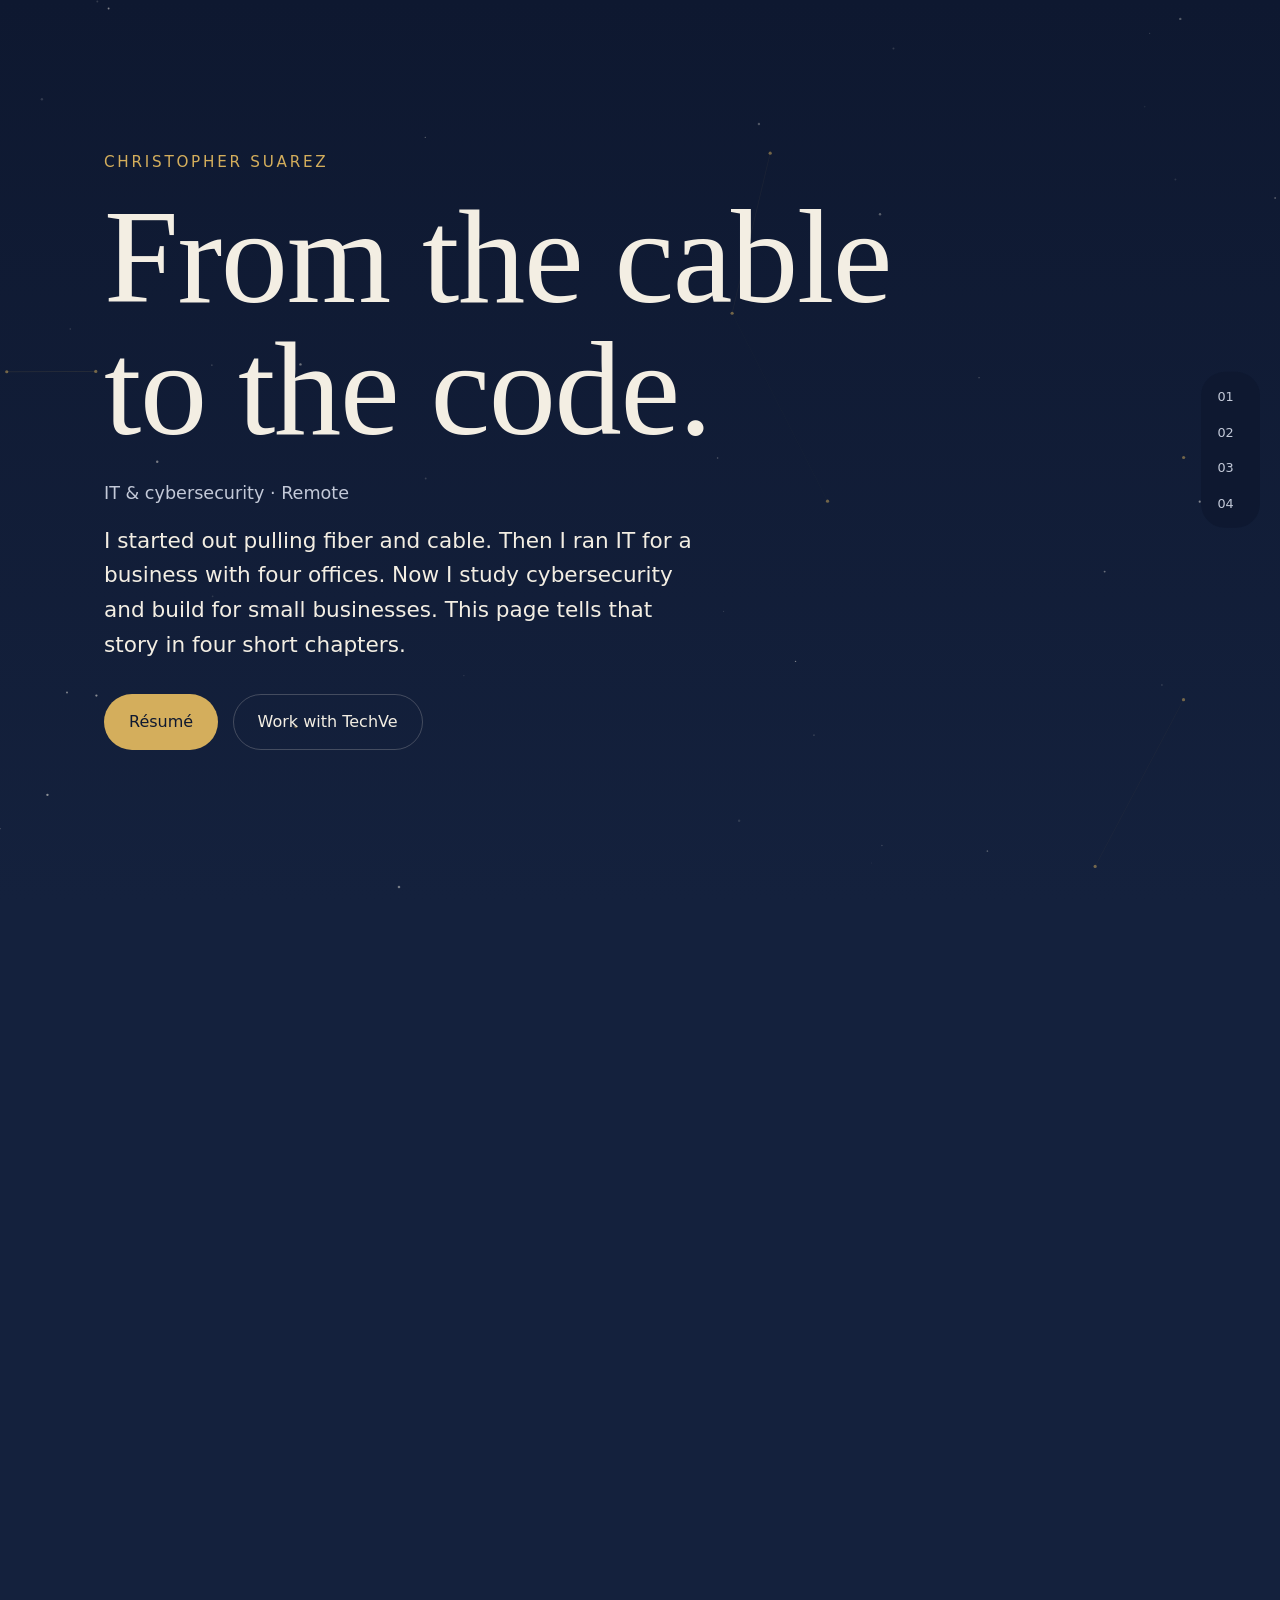
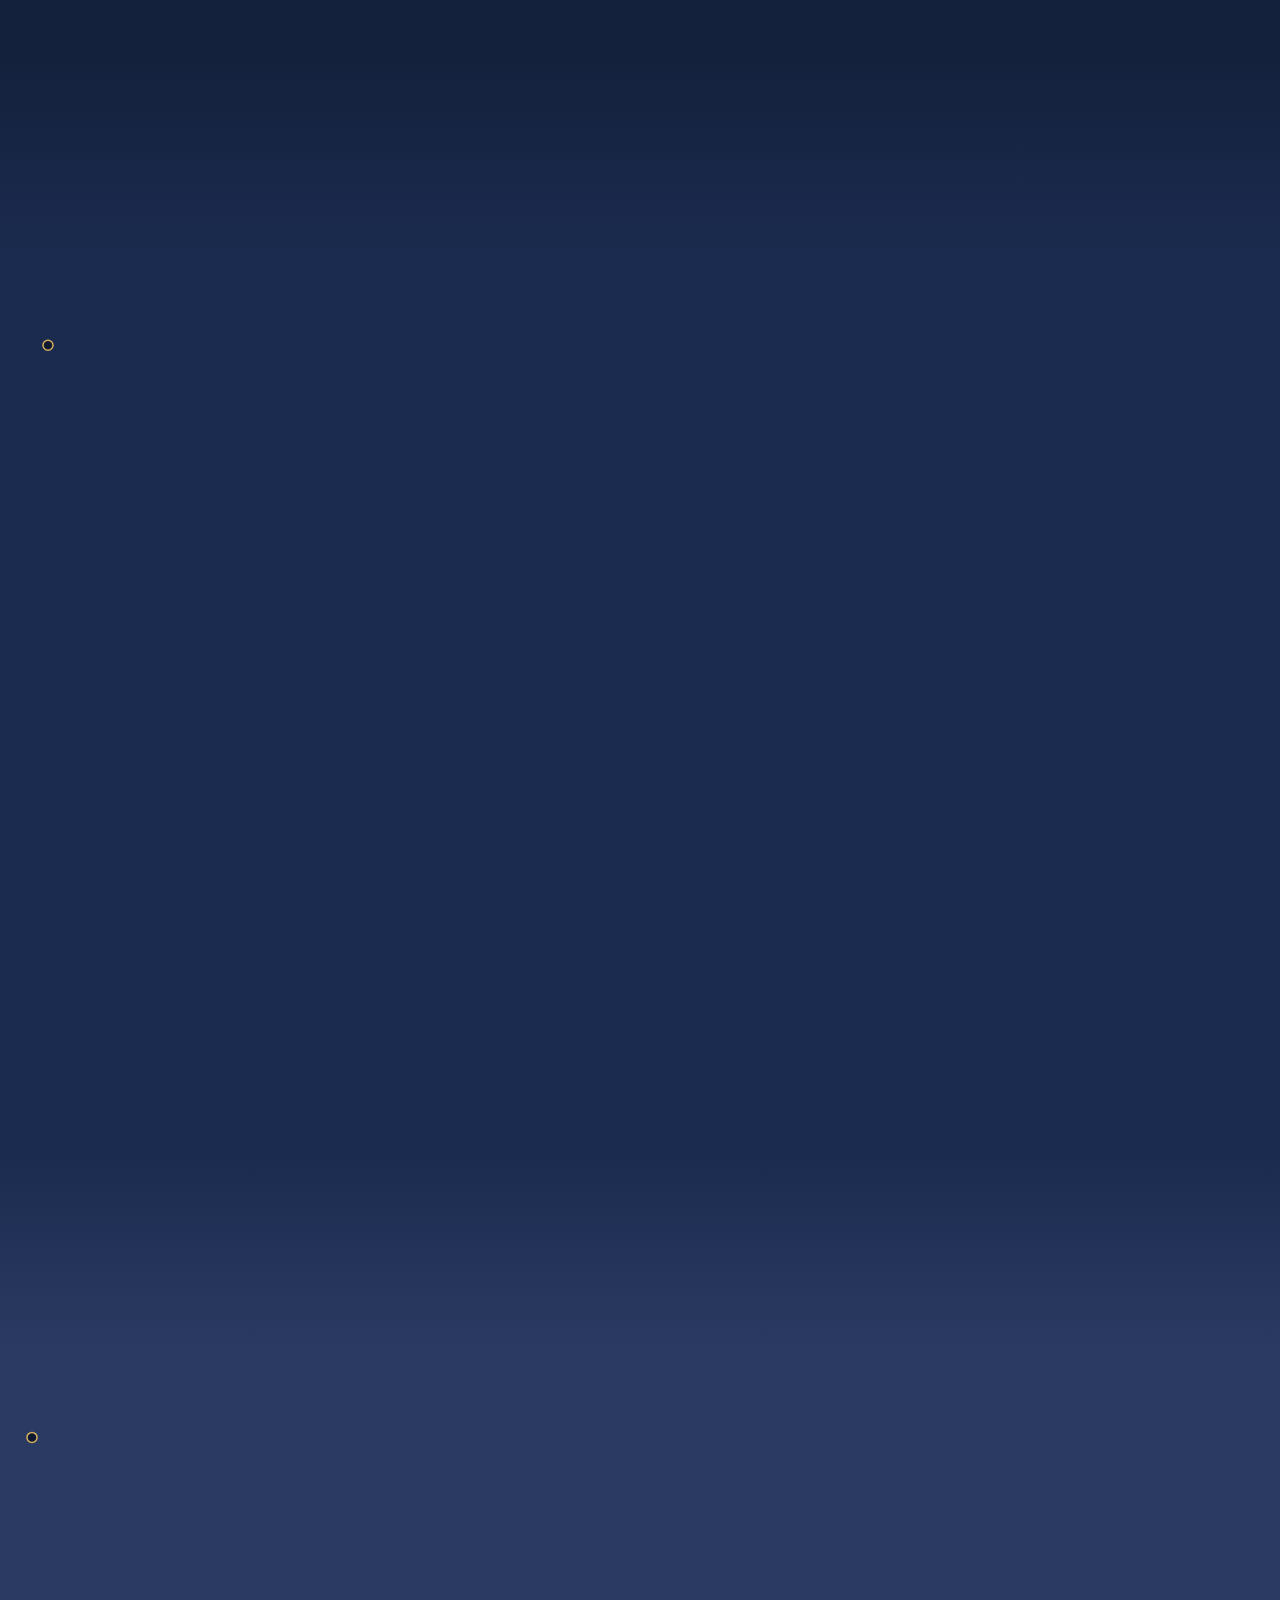
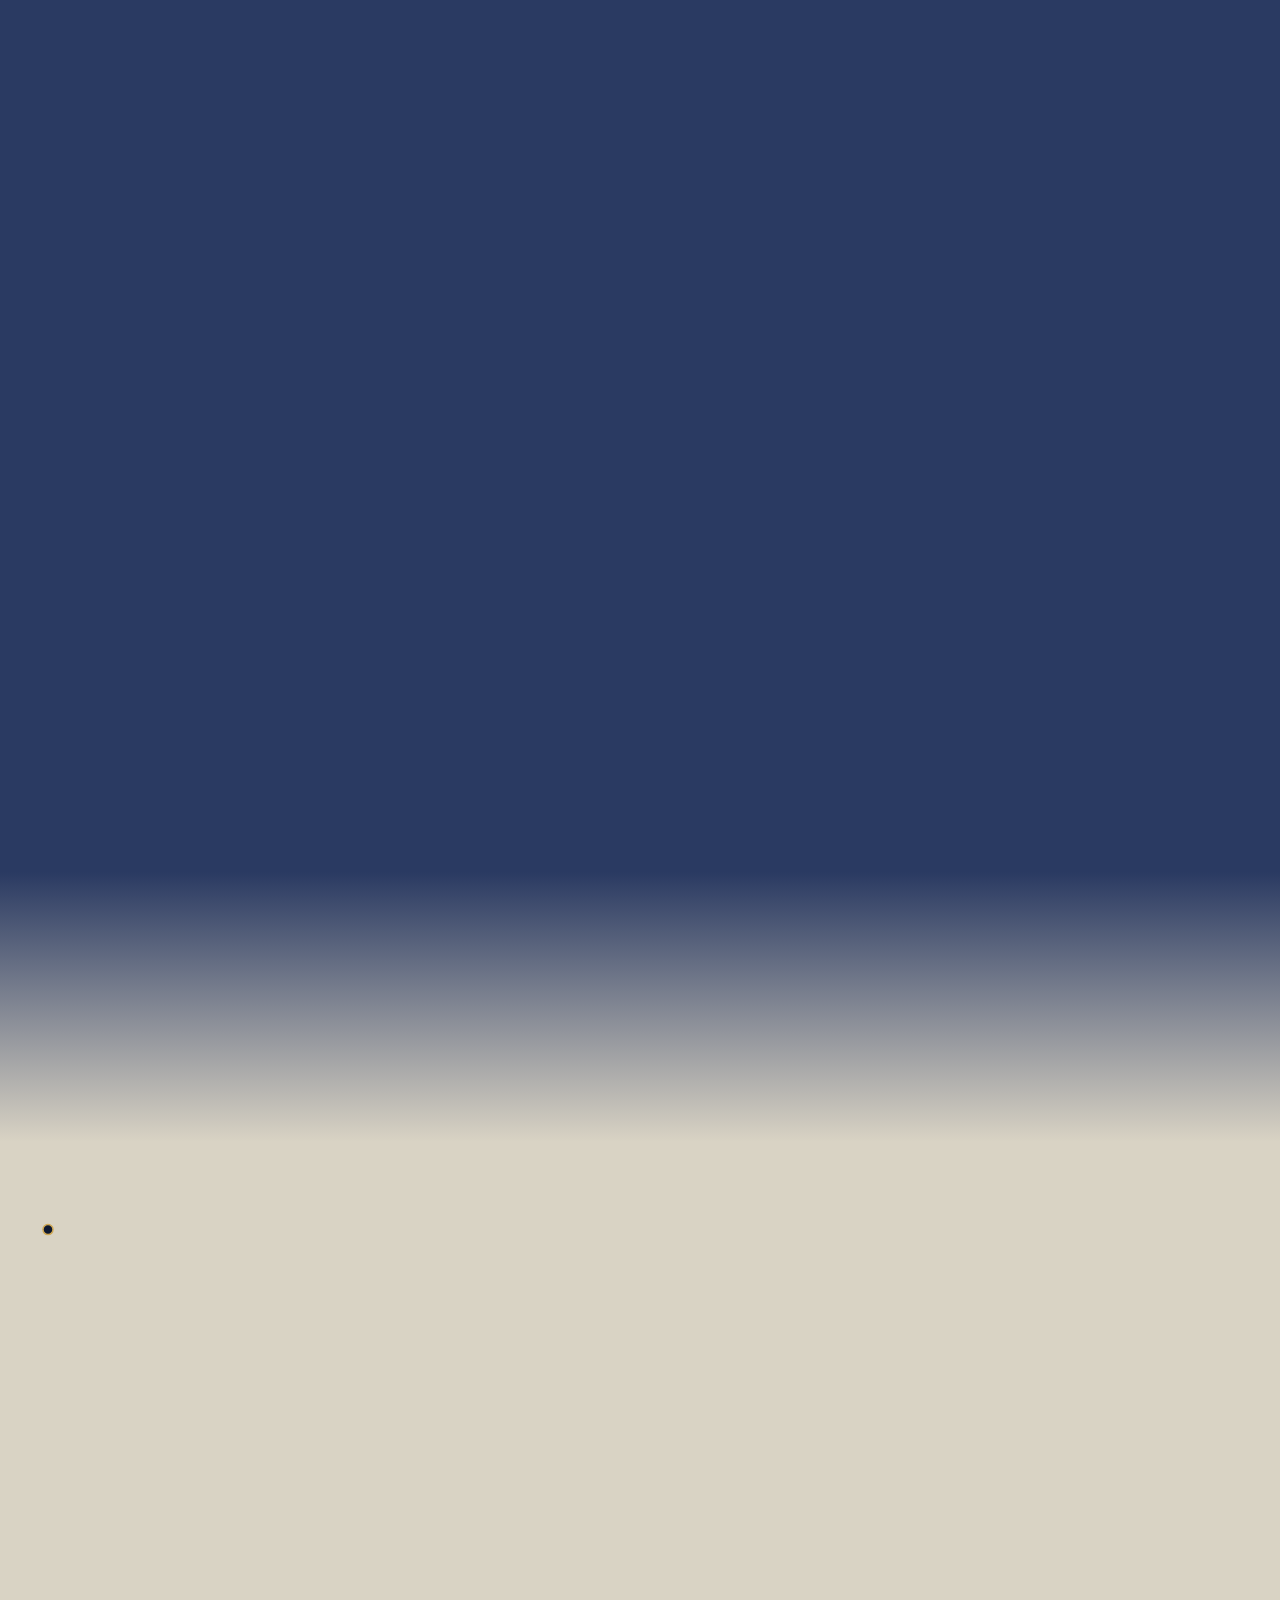
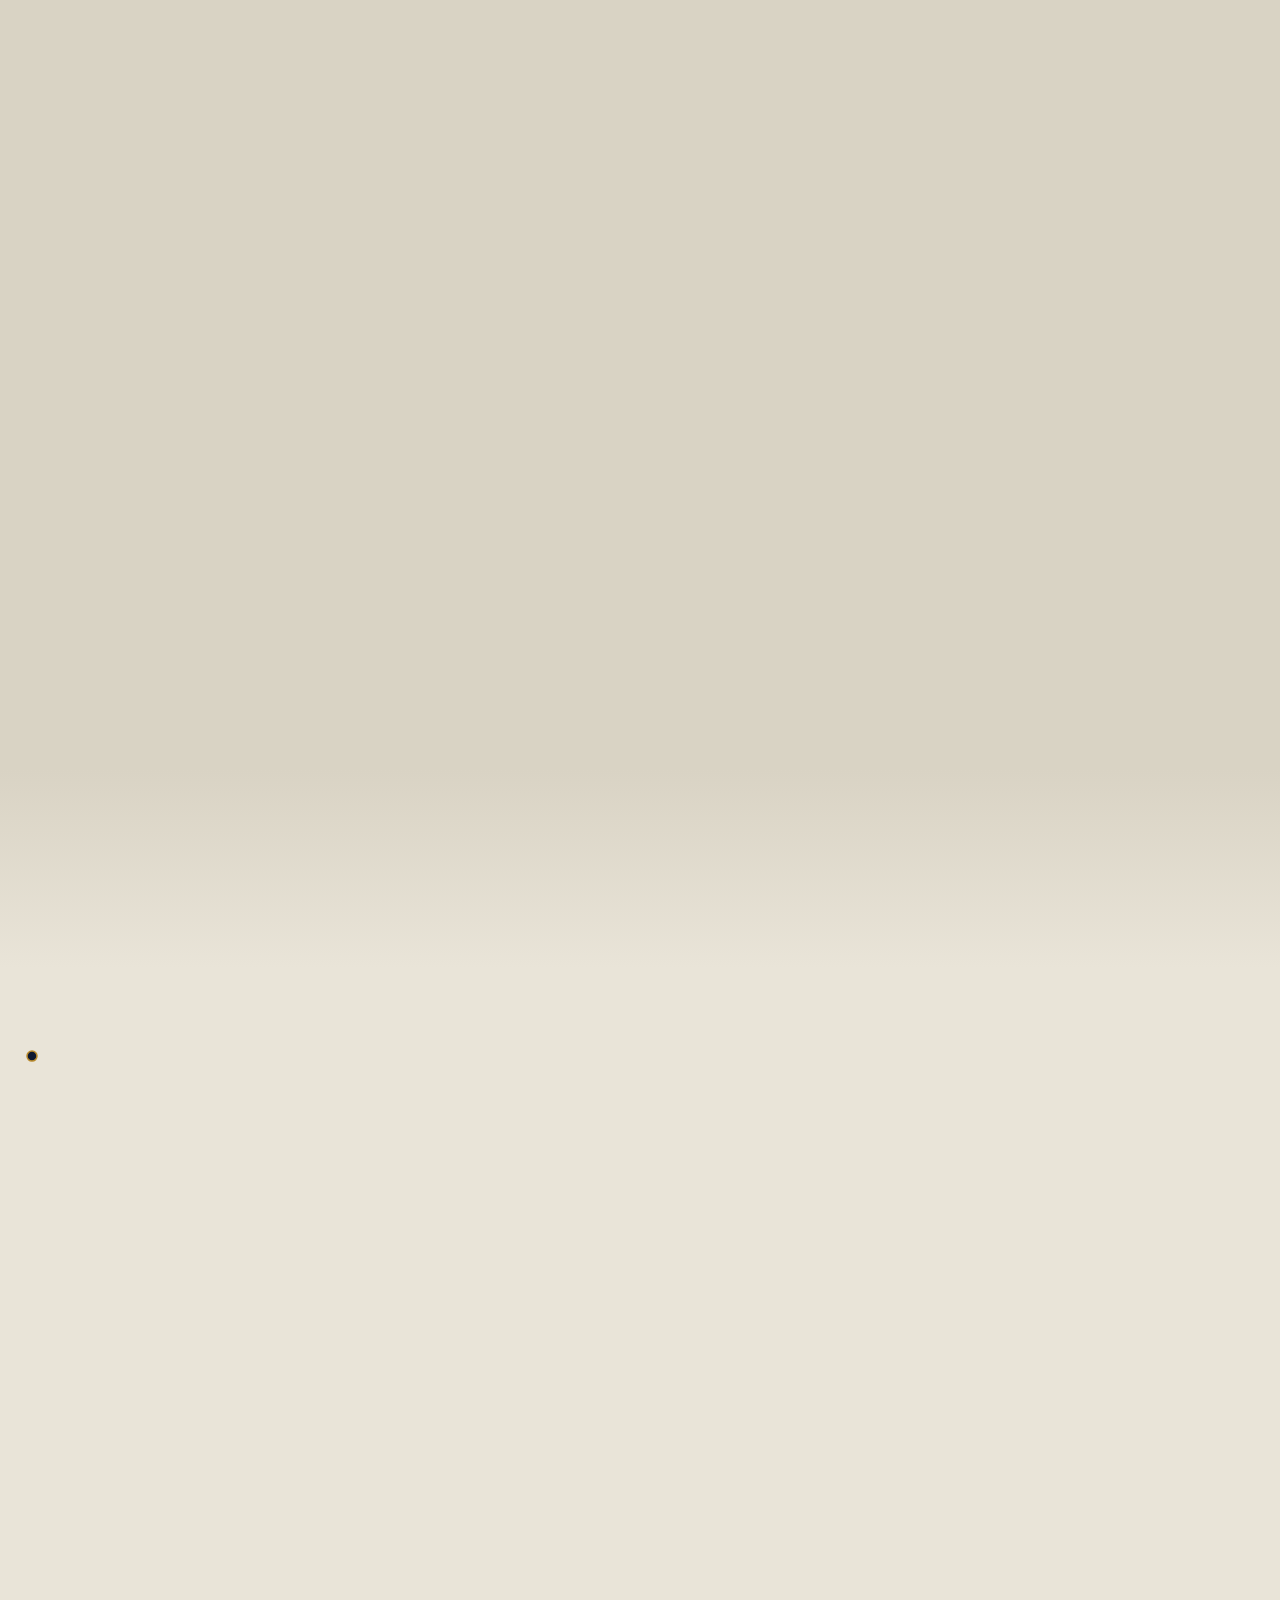
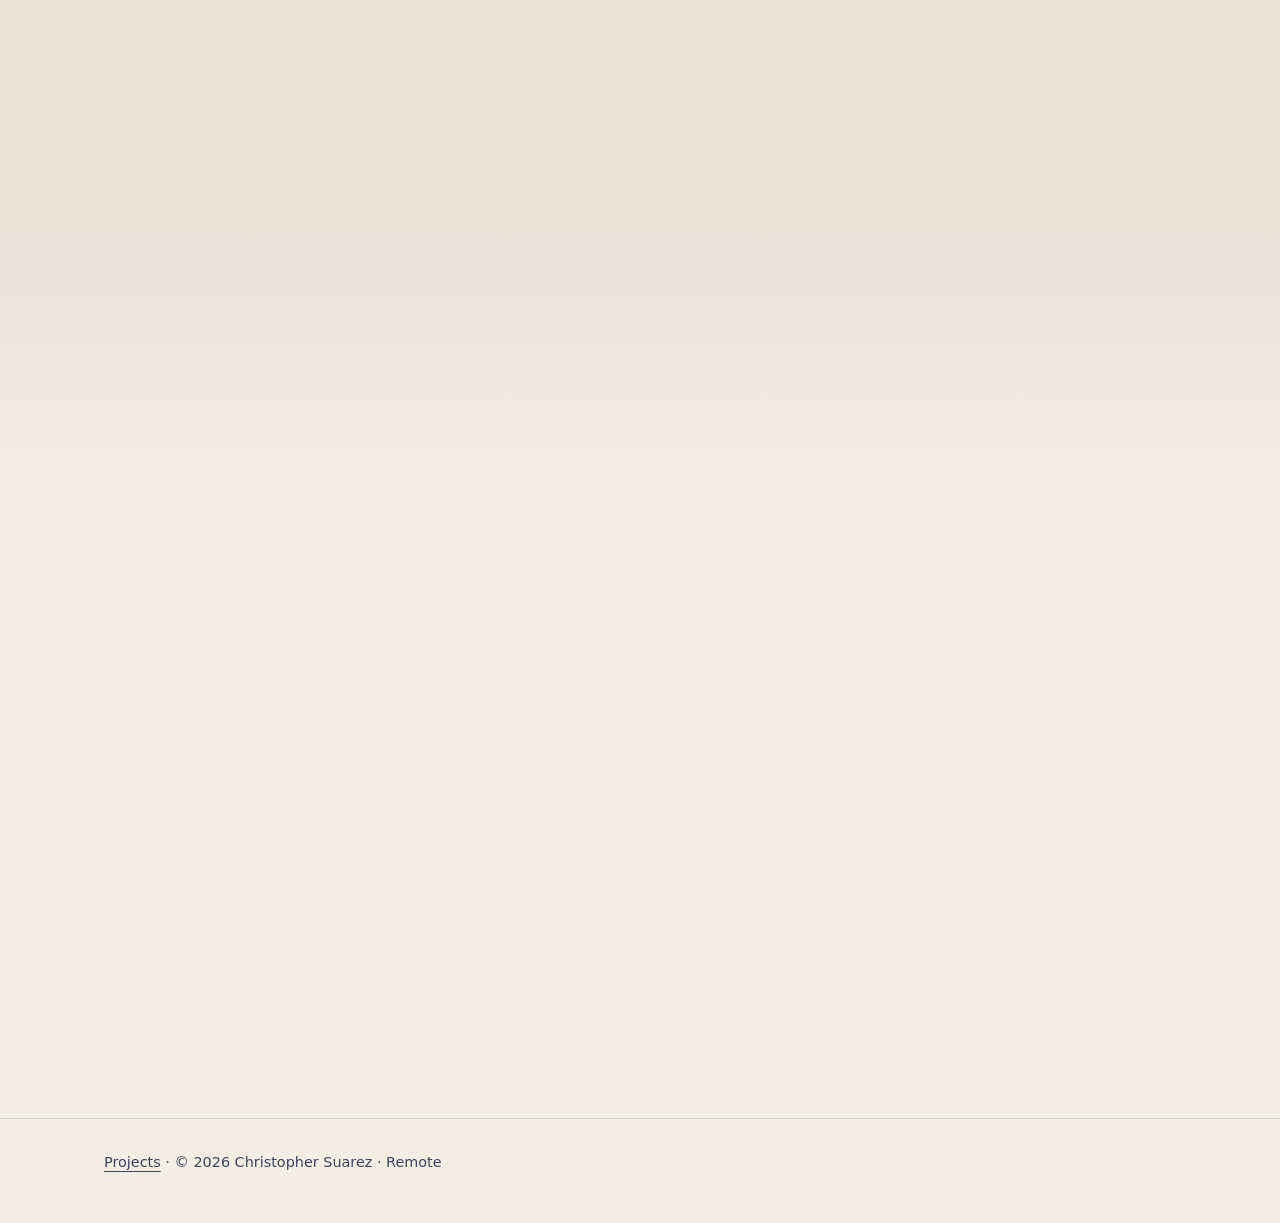
<file: index.html>
<!doctype html>
<html lang="en">
<head>
<meta charset="utf-8">
<meta name="viewport" content="width=device-width, initial-scale=1">
<meta http-equiv="Content-Security-Policy" content="default-src 'self'; script-src 'self'; style-src 'self' https://fonts.googleapis.com; style-src-attr 'unsafe-inline'; font-src https://fonts.gstatic.com; img-src 'self' data:; connect-src 'self'; object-src 'none'; base-uri 'self'; form-action 'none'; upgrade-insecure-requests">
<meta name="referrer" content="strict-origin-when-cross-origin">
<title>Christopher Suarez · IT &amp; Cybersecurity</title>
<meta name="description" content="Christopher Suarez, IT and cybersecurity professional working remotely. From field fiber installs to IT administration, security labs and building for small businesses.">
<meta name="theme-color" content="#0E1830">
<link rel="canonical" href="https://christophersuarez.net/">
<meta name="robots" content="index, follow, max-image-preview:large">
<meta name="author" content="Christopher Suarez">
<meta property="og:type" content="profile">
<meta property="og:site_name" content="Christopher Suarez">
<meta property="og:locale" content="en_US">
<meta property="og:title" content="Christopher Suarez · IT &amp; Cybersecurity">
<meta property="og:description" content="From the cable to the code. IT and cybersecurity, working remotely.">
<meta property="og:url" content="https://christophersuarez.net/">
<meta property="og:image" content="https://christophersuarez.net/assets/og.png">
<meta property="og:image:width" content="1200">
<meta property="og:image:height" content="630">
<meta property="og:image:alt" content="From the cable to the code. Christopher Suarez, IT and cybersecurity.">
<meta name="twitter:card" content="summary_large_image">
<meta name="twitter:title" content="Christopher Suarez · IT &amp; Cybersecurity">
<meta name="twitter:description" content="From the cable to the code. IT and cybersecurity, working remotely.">
<meta name="twitter:image" content="https://christophersuarez.net/assets/og.png">
<link rel="apple-touch-icon" href="/assets/headshot.webp">
<script type="application/ld+json">{"@context":"https://schema.org","@type":"Person","name":"Christopher Suarez","url":"https://christophersuarez.net/","image":"https://christophersuarez.net/assets/headshot.webp","jobTitle":"IT Support Specialist","email":"mailto:hello@christophersuarez.net","knowsLanguage":["en","es"],"alumniOf":[{"@type":"CollegeOrUniversity","name":"UT Austin McCombs School of Business"}],"worksFor":{"@type":"Organization","name":"TechVe Solutions","url":"https://techvesolutions.com"},"sameAs":["https://www.linkedin.com/in/christophersuarez-it/"]}</script>
<link rel="icon" href="/favicon.svg" type="image/svg+xml">
<link rel="preconnect" href="https://fonts.googleapis.com">
<link rel="preconnect" href="https://fonts.gstatic.com" crossorigin>
<link href="https://fonts.googleapis.com/css2?family=Instrument+Sans:wght@400;500;600&family=Instrument+Serif:ital@0;1&display=swap" rel="stylesheet">
<link rel="stylesheet" href="/styles.css">
<script src="/main.js"></script>
</head>
<body>
<a class="skip" href="#glance">Skip to content</a>
<div class="lights" aria-hidden="true"></div>
<canvas class="sky" aria-hidden="true"></canvas>
<nav class="rail" aria-label="Chapters">
  <ol>
    <li><a href="#cable"><b>01</b><span>The cable</span></a></li>
    <li><a href="#office"><b>02</b><span>The office</span></a></li>
    <li><a href="#shield"><b>03</b><span>The shield</span></a></li>
    <li><a href="#builder"><b>04</b><span>The builder</span></a></li>
  </ol>
</nav>

<main>
<svg class="fiber" aria-hidden="true" focusable="false"><defs><linearGradient id="fg" gradientUnits="userSpaceOnUse" x1="0" y1="0" x2="0" y2="1"><stop offset="0" stop-color="#D4AE5C"/><stop offset="1" stop-color="#B8892B"/></linearGradient></defs><path class="g"/><path class="c"/><circle class="p" r="3"/></svg>
<header class="hero" id="top">
  <div class="wrap">
    <p class="kicker reveal">Christopher Suarez</p>
    <h1 class="reveal" style="--d:.12s">From the cable to&nbsp;the&nbsp;code.</h1>
    <p class="line reveal" style="--d:.24s">IT &amp; cybersecurity · Remote</p>
    <p class="lead reveal" style="--d:.36s">I started out pulling fiber and cable. Then I ran IT for a business with four offices. Now I study cybersecurity and build for small businesses. This page tells that story in four short chapters.</p>
    <p class="buttons reveal" style="--d:.48s">
      <a class="btn gold" href="/Christopher-Suarez-Resume.pdf">Résumé</a>
      <a class="btn ghost" href="https://techvesolutions.com" rel="noopener">Work with TechVe</a>
    </p>
  </div>
</header>

<section class="glance" id="glance" aria-labelledby="glance-h">
  <div class="wrap">
    <h2 id="glance-h" class="reveal">The short version</h2>
    <p class="muted reveal">For anyone skimming. The details are in the chapters below.</p>
    <dl class="reveal">
      <div><dt>Now</dt><dd>Founder of TechVe Solutions and Cobrao</dd></div>
      <div><dt>Before</dt><dd>IT Administrator, Exacta Bookkeeping &amp; Tax Services (Dec 2025 – Apr 2026)</dd></div>
      <div><dt>Education</dt><dd>Post Graduate Program in Cybersecurity, UT Austin McCombs School of Business (Jan 2026)</dd></div>
      <div><dt>Core skills</dt><dd>Microsoft 365 &amp; Entra ID · Intune · Hyper-V · Fiber &amp; Ethernet networking · Palo Alto firewalls · Vulnerability management with Nessus</dd></div>
      <div><dt>Location</dt><dd>Remote</dd></div>
      <div><dt>Email</dt><dd><a href="mailto:hello@christophersuarez.net">hello@christophersuarez.net</a></dd></div>
    </dl>
  </div>
</section>

<section class="chapter" data-step="1" id="cable" aria-labelledby="cable-h">
  <div class="wrap split">
    <div class="head">
      <p class="num reveal" aria-hidden="true">01</p>
      <p class="kicker reveal">The cable</p>
      <h2 id="cable-h" class="reveal">I learned networks by pulling the cable.</h2>
    </div>
    <div class="body">
      <p class="lead reveal">My first IT job was in the field. As an installation specialist at ITC Service Group, I ran fiber and Ethernet into homes and businesses. I terminated copper, set up ONTs and routers, and tested every run before I left. I also showed customers where to put the router and how to keep it secure. Plain words, no jargon. I still work that way.</p>
      <ul class="facts reveal">
        <li class="role">Installation Specialist, ITC Service Group · Jul 2024 – Dec 2025</li>
        <li>Fiber optic and Ethernet installs, terminations and repairs</li>
        <li>Cat5e/6/6a/7/8 cabling, keystone jacks, patch panels, RJ45</li>
        <li>ONTs, routers and network equipment set up for each client</li>
        <li>Cable runs tested and certified before sign-off</li>
        <li>Clear service records and work orders on every job</li>
      </ul>
    </div>
  </div>
</section>

<section class="chapter" data-step="2" id="office" aria-labelledby="office-h">
  <div class="wrap split">
    <div class="head">
      <p class="num reveal" aria-hidden="true">02</p>
      <p class="kicker reveal">The office</p>
      <h2 id="office-h" class="reveal">Then I kept an office running.</h2>
      <figure class="photo reveal"><img src="/assets/headshot.webp" width="480" height="480" loading="lazy" decoding="async" alt="Christopher Suarez in a suit"></figure>
    </div>
    <div class="body">
      <p class="lead reveal">At Exacta Bookkeeping &amp; Tax Services I was the IT administrator for 30+ people across 4 offices. I managed Microsoft 365 and Entra ID, enrolled devices in Intune and kept Hyper-V machines running. In tax season, downtime is not an option. So I fixed things fast, and I read the logs to catch problems before anyone called.</p>
      <ul class="facts reveal">
        <li class="role">IT Administrator, Exacta Bookkeeping &amp; Tax Services · Dec 2025 – Apr 2026</li>
        <li>Microsoft 365 and Entra ID: users, security groups, licenses, access policies</li>
        <li>Microsoft Intune: device compliance and company-wide app deployment</li>
        <li>Hyper-V virtual machines for testing and business continuity</li>
        <li>Onboarding and offboarding: accounts, devices, and access removed on the way out</li>
        <li>Windows 10/11 and macOS support, plus QuickBooks, Drake Tax and PrintBoss</li>
        <li>Microsoft Universal Print across locations, with no on-site print servers</li>
        <li>10+ support tickets a day, tracked in Zoho Desk</li>
      </ul>
    </div>
  </div>
</section>

<section class="chapter" data-step="3" id="shield" aria-labelledby="shield-h" style="--zone:30vh">
  <div class="dawn" aria-hidden="true"><div class="rise"></div></div>
  <div class="wrap">
    <div class="split">
      <div class="head">
        <p class="num reveal" aria-hidden="true">03</p>
        <p class="kicker reveal">The shield</p>
        <h2 id="shield-h" class="reveal">Then I learned to defend it.</h2>
      </div>
      <div class="body">
        <p class="lead reveal">Running real systems showed me how much can go wrong. So I went deep on security. I finished the Post Graduate Program in Cybersecurity at UT Austin McCombs School of Business in January 2026. The program was built on hands-on labs. These are six I'm proud of.</p>
        <ul class="facts reveal">
          <li>Post Graduate Program in Cybersecurity · UT Austin McCombs School of Business · Conferred Jan 2026 · <a href="https://vrfy.digital/v1bzdntz" rel="noopener">Verify</a></li>
        </ul>
      </div>
    </div>
    <ul class="labs">
      <li class="reveal"><h3>Firewall administration on Palo Alto NGFW</h3><p>Set up security policies, NAT rules, URL filtering and zones on a VM-Series firewall.</p></li>
      <li class="reveal" style="--d:.08s"><h3>Vulnerability management with Nessus</h3><p>Scanned systems, ranked findings by severity and wrote a remediation report.</p></li>
      <li class="reveal" style="--d:.16s"><h3>Attack traffic analysis with Wireshark</h3><p>Followed HTTP and DNS captures through the TCP handshake and pulled out stolen credentials.</p></li>
      <li class="reveal"><h3>NotPetya incident report</h3><p>Rebuilt the timeline of the attack on Maersk and wrote a full report on scope and recovery.</p></li>
      <li class="reveal" style="--d:.08s"><h3>Windows forensics investigation</h3><p>Traced a compromise with Event Viewer and CMD: the timeline, the account, the malicious activity.</p></li>
      <li class="reveal" style="--d:.16s"><h3>EDR evaluation</h3><p>Compared three EDR products against business needs with risk-control mapping and recommended the best fit.</p></li>
    </ul>
    <p class="buttons reveal"><a class="btn navy" href="/projects">See all 16 labs →</a></p>
    <p class="note reveal">At home I run a segmented network: a Zyxel USG FLEX 50H firewall and a Cisco CBS350 managed switch, with VLANs and VPN.</p>
    <p class="note reveal">Next up: Microsoft 365 Endpoint Administrator (MD-102), then Identity and Access Administrator (SC-300) and Azure Administrator (AZ-104).</p>
  </div>
</section>

<section class="chapter" data-step="4" id="builder" aria-labelledby="builder-h">
  <div class="wrap">
    <div class="split">
      <div class="head">
        <p class="num reveal" aria-hidden="true">04</p>
        <p class="kicker reveal">The builder</p>
        <h2 id="builder-h" class="reveal">Now I build for small businesses.</h2>
      </div>
      <div class="body">
        <p class="lead reveal">Most small businesses have no IT team. The owner does it all. I've seen that from the inside, so now I build for them. One is an app. The other is a company.</p>
      </div>
    </div>
    <div class="builds">
      <article class="reveal"><h3>Cobrao</h3><p>An app I designed and shipped for small shops that sell on credit ("fiado"). It tracks who owes what and every payment, and works in two currencies with the daily official exchange rate.</p><a class="arrow" href="https://cobrao.net" rel="noopener">cobrao.net</a></article>
      <article class="reveal" style="--d:.1s"><h3>TechVe Solutions</h3><p>My IT and security company for small businesses. Fully remote. We set up, secure and support the tech, so owners can get back to their work.</p><a class="arrow" href="https://techvesolutions.com" rel="noopener">techvesolutions.com</a></article>
    </div>
  </div>
</section>

<section class="fork" id="contact" aria-labelledby="fork-h">
  <div class="wrap">
    <h2 id="fork-h" class="reveal">So, what brings you here?</h2>
    <p class="muted reveal">Two doors. Pick yours.</p>
    <div class="doors">
      <article class="door reveal">
        <p class="label">Hiring?</p>
        <p>I'm open to remote IT and cybersecurity roles. Here is my résumé and the best way to reach me.</p>
        <a class="btn navy" href="/Christopher-Suarez-Resume.pdf">Get my résumé</a>
        <p class="extra"><a href="mailto:hello@christophersuarez.net">hello@christophersuarez.net</a> · <a href="https://linkedin.com/in/christophersuarez-it" rel="noopener">LinkedIn</a></p>
      </article>
      <article class="door reveal" style="--d:.1s">
        <p class="label">Running a business?</p>
        <p>TechVe Solutions takes care of your IT and security, fully remote, so you can focus on your business.</p>
        <a class="btn navy" href="https://techvesolutions.com" rel="noopener">Work with TechVe</a>
      </article>
    </div>
  </div>
</section>
</main>
<footer><div class="wrap"><a href="/projects">Projects</a> · © 2026 Christopher Suarez · Remote</div></footer>
</body>
</html>
</file>
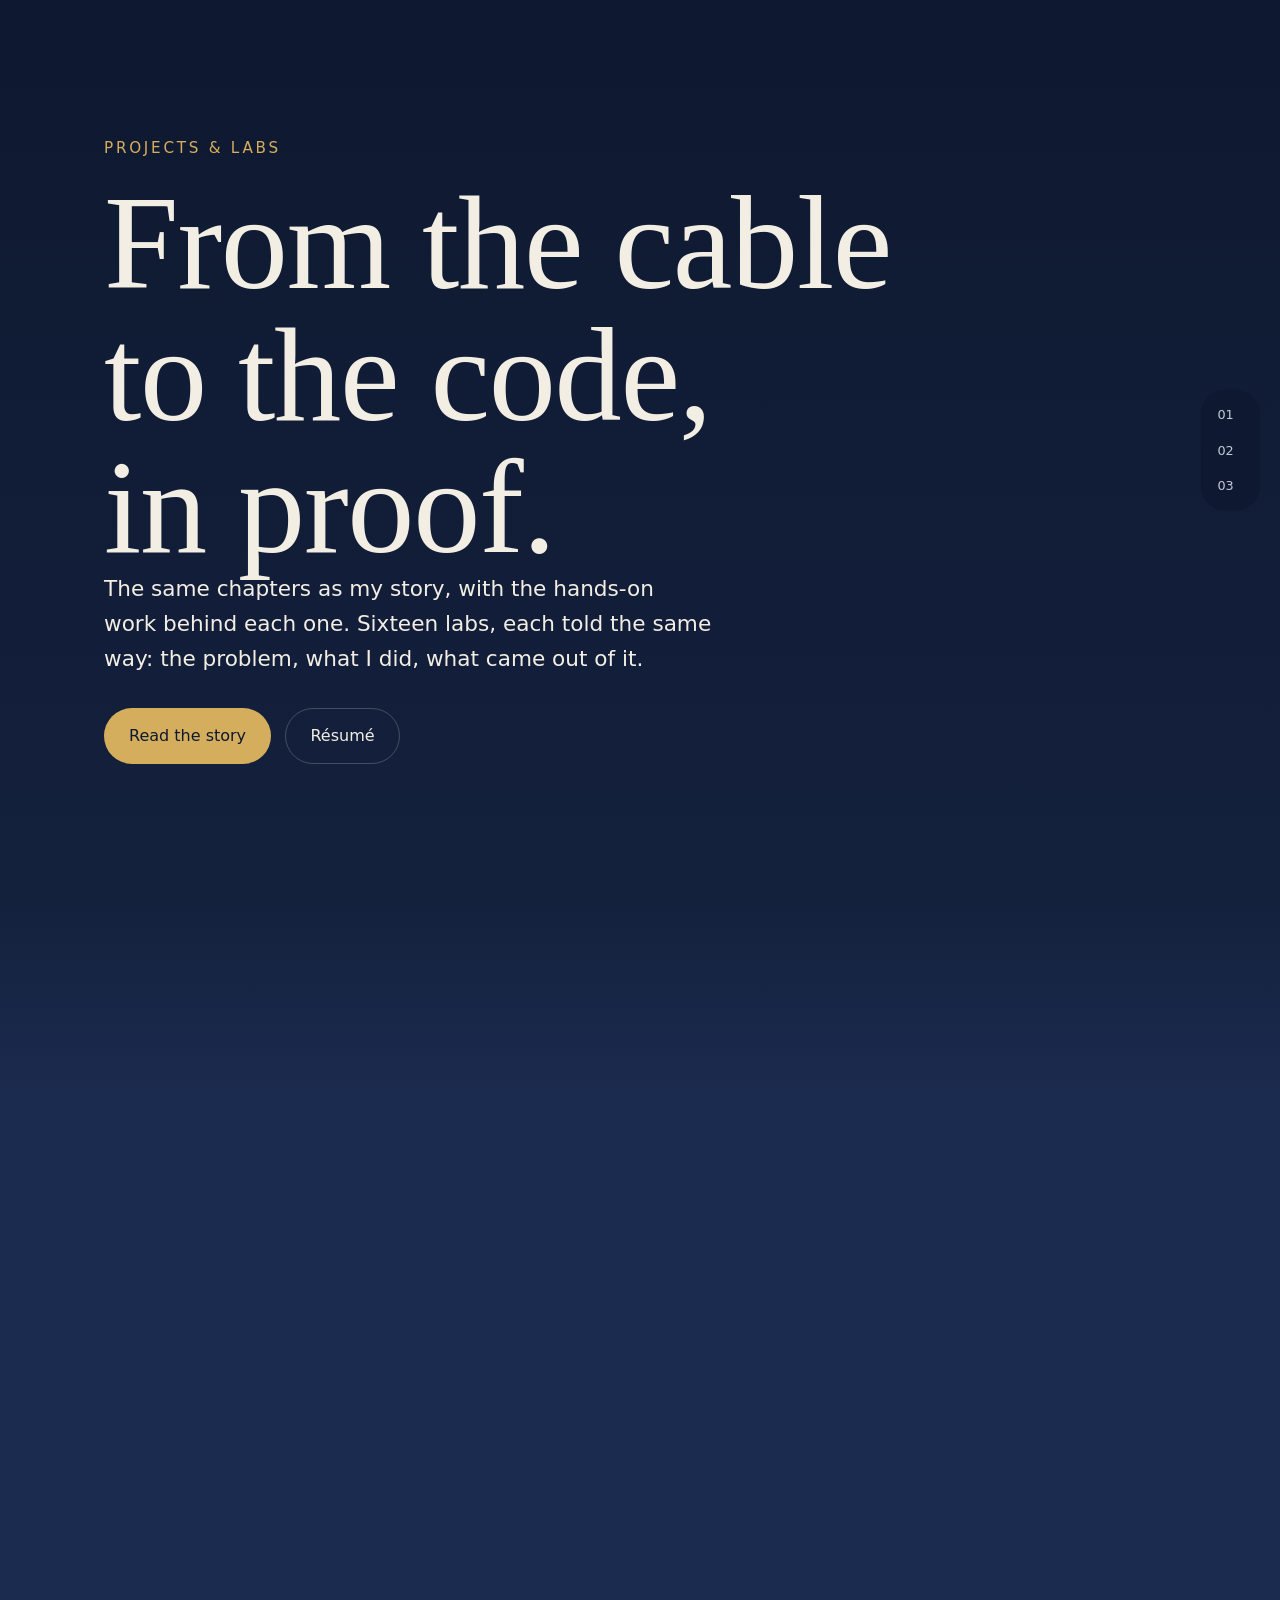
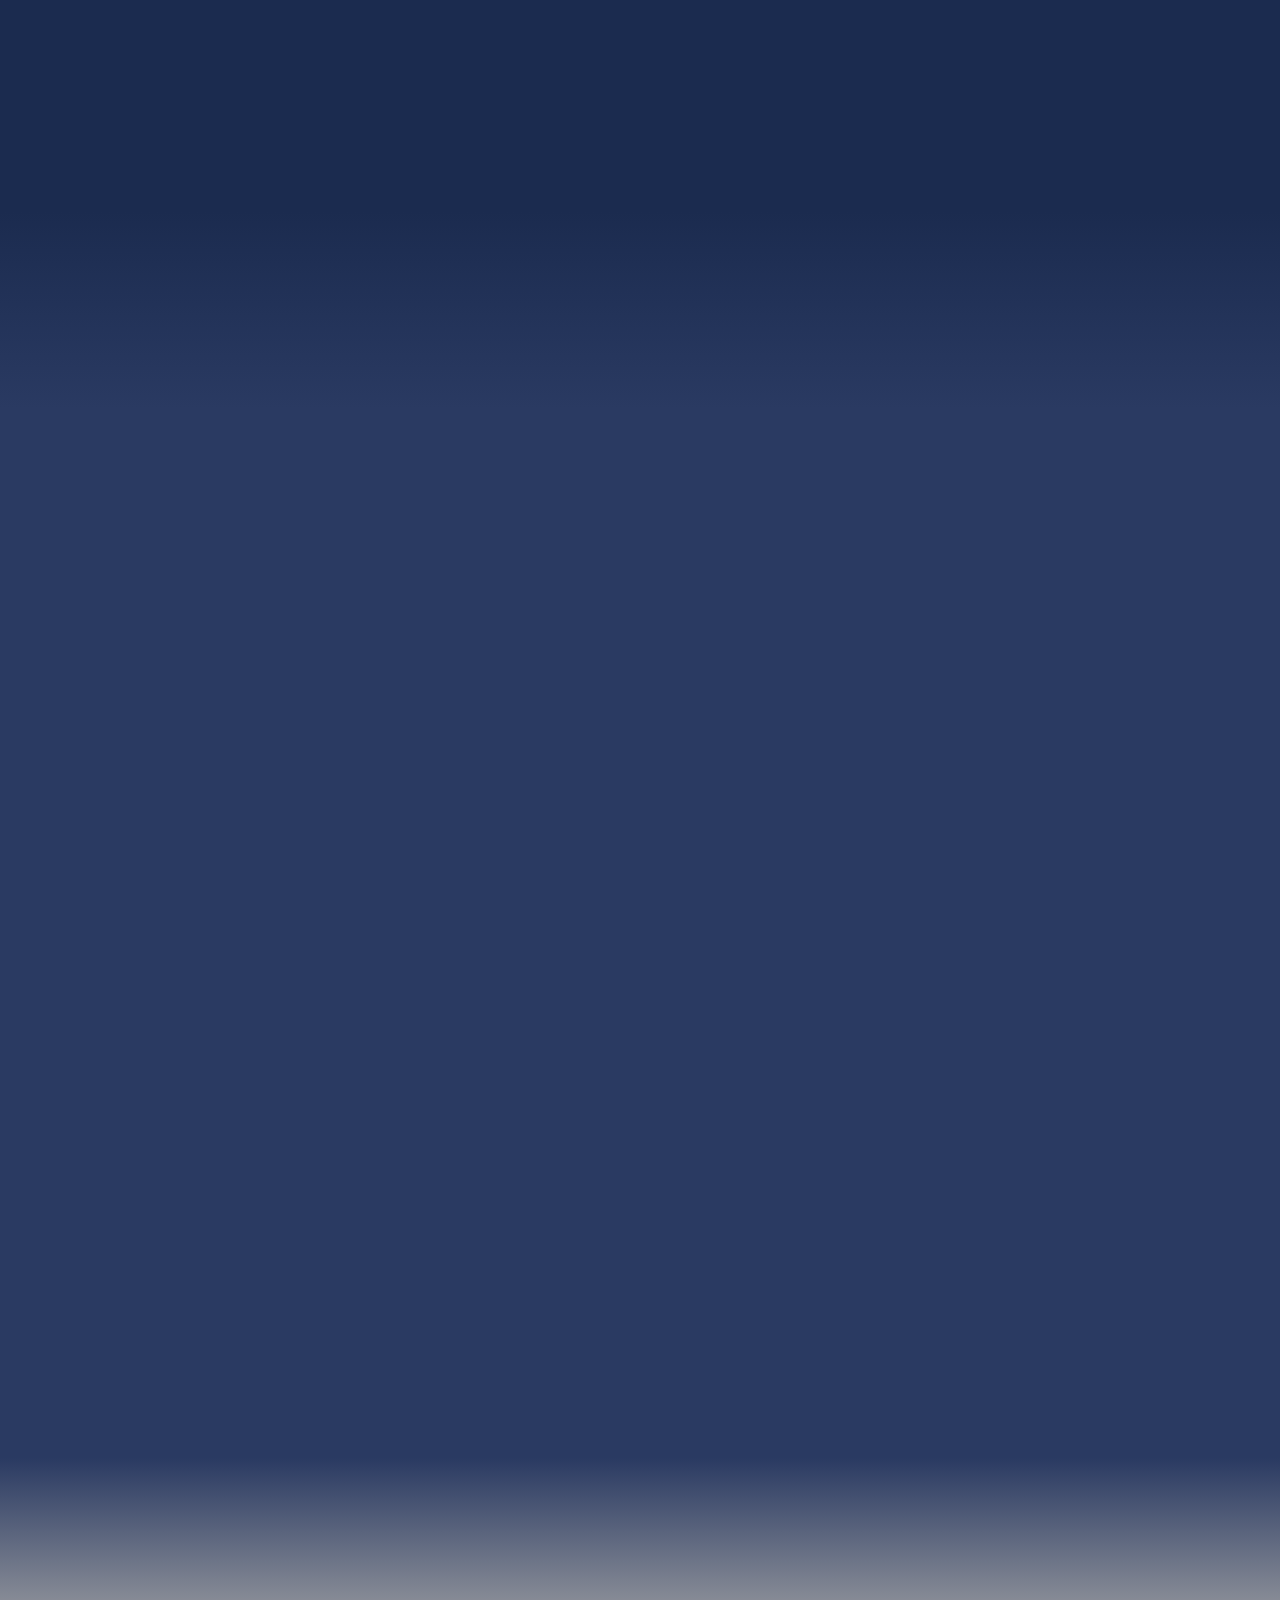
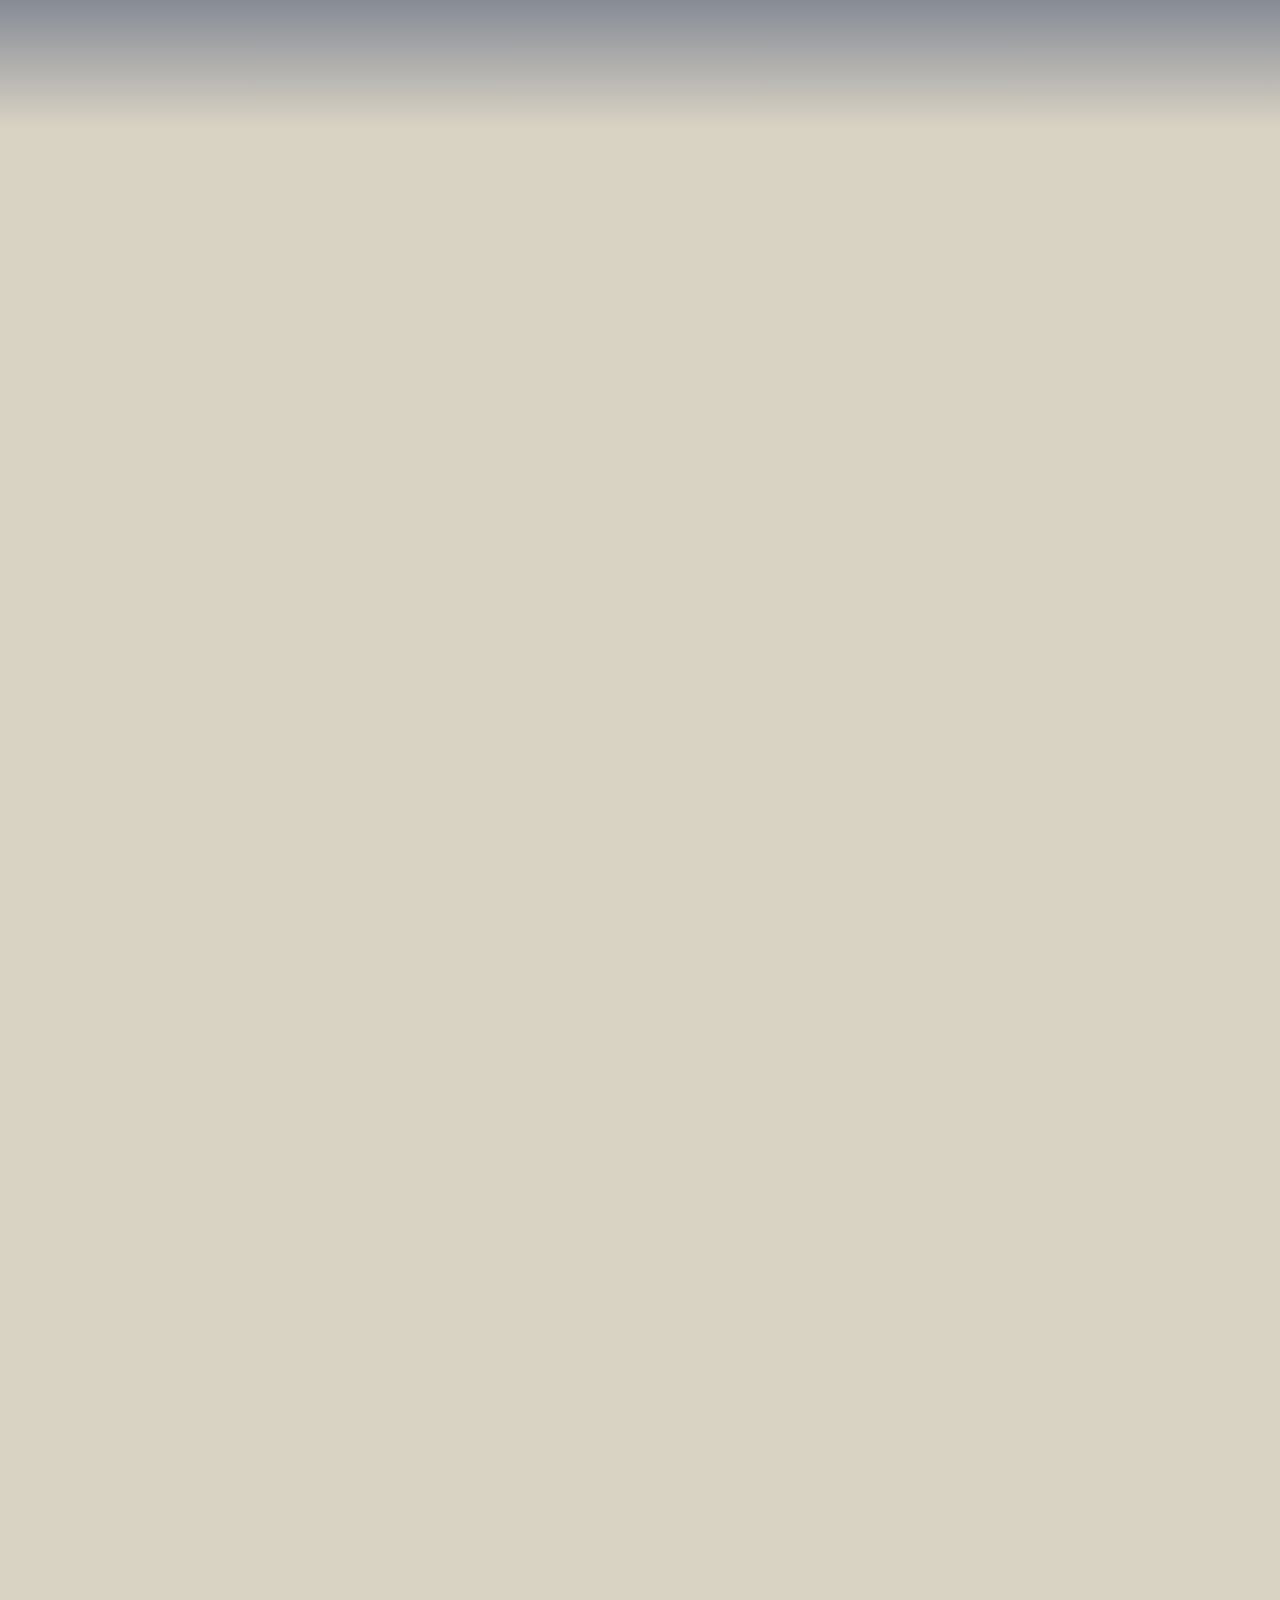
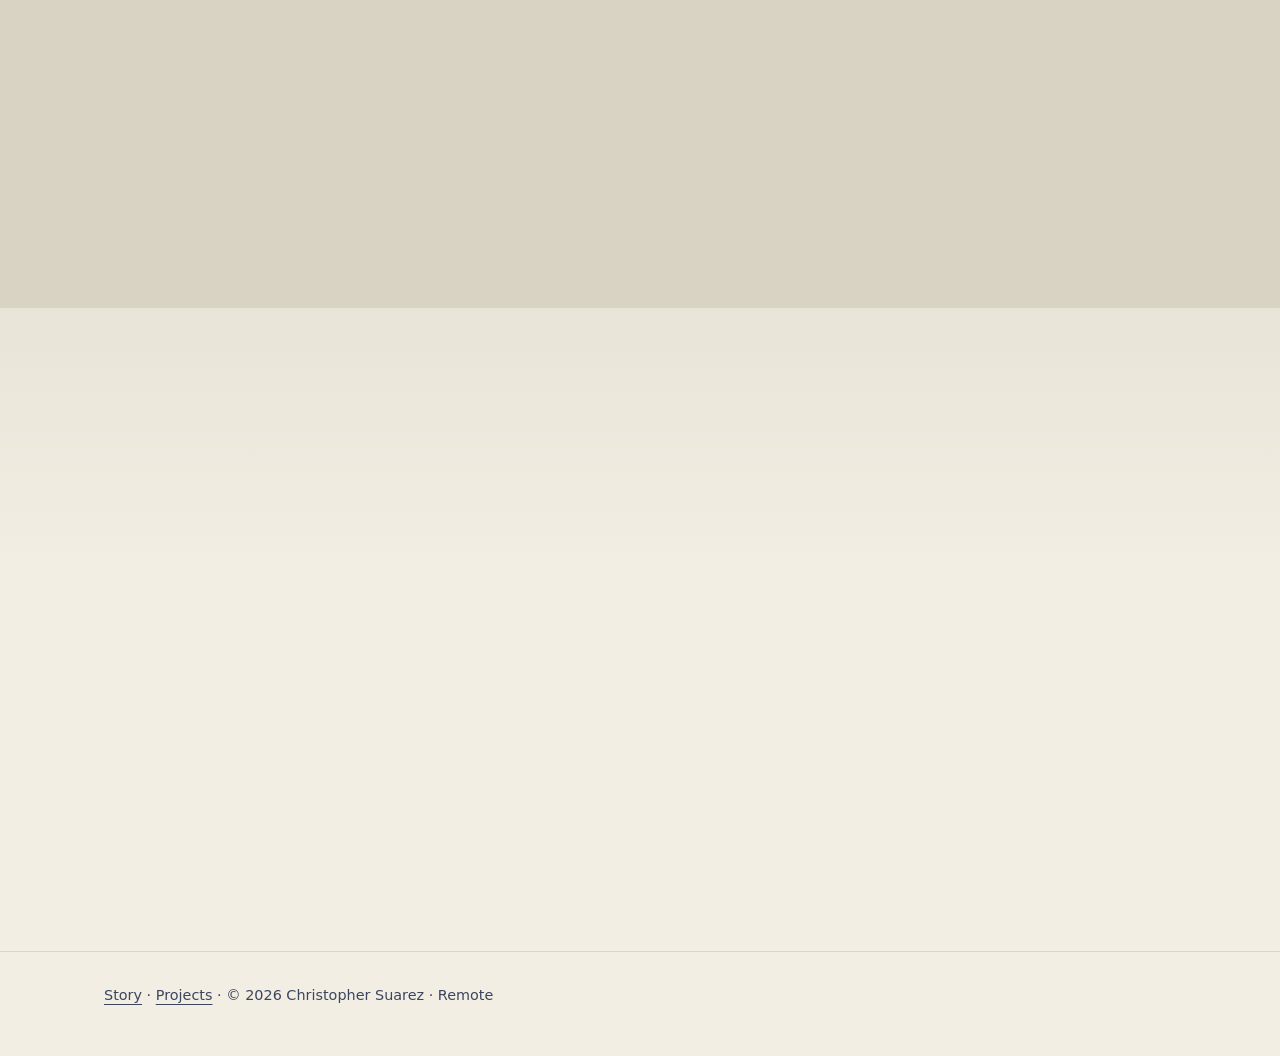
<file: projects.html>
<!doctype html>
<html lang="en">
<head>
<meta charset="utf-8">
<meta name="viewport" content="width=device-width, initial-scale=1">
<meta http-equiv="Content-Security-Policy" content="default-src 'self'; script-src 'self'; style-src 'self' https://fonts.googleapis.com; style-src-attr 'unsafe-inline'; font-src https://fonts.gstatic.com; img-src 'self' data:; connect-src 'self'; object-src 'none'; base-uri 'self'; form-action 'none'; upgrade-insecure-requests">
<meta name="referrer" content="strict-origin-when-cross-origin">
<title>Projects &amp; labs · Christopher Suarez</title>
<meta name="description" content="Sixteen hands-on IT and cybersecurity labs by Christopher Suarez: cabling, firewalls, packet analysis, forensics, vulnerability management, incident response and compliance.">
<meta name="theme-color" content="#0E1830">
<link rel="canonical" href="https://christophersuarez.net/projects">
<meta name="robots" content="index, follow, max-image-preview:large">
<meta name="author" content="Christopher Suarez">
<meta property="og:type" content="website">
<meta property="og:site_name" content="Christopher Suarez">
<meta property="og:locale" content="en_US">
<meta property="og:title" content="Projects &amp; labs · Christopher Suarez">
<meta property="og:description" content="From the cable to the code, in proof: sixteen hands-on IT and security labs.">
<meta property="og:url" content="https://christophersuarez.net/projects">
<meta property="og:image" content="https://christophersuarez.net/assets/og.png">
<meta property="og:image:width" content="1200">
<meta property="og:image:height" content="630">
<meta property="og:image:alt" content="From the cable to the code. Christopher Suarez, IT and cybersecurity.">
<meta name="twitter:card" content="summary_large_image">
<meta name="twitter:title" content="Projects &amp; labs · Christopher Suarez">
<meta name="twitter:description" content="From the cable to the code, in proof: sixteen hands-on IT and security labs.">
<meta name="twitter:image" content="https://christophersuarez.net/assets/og.png">
<link rel="apple-touch-icon" href="/assets/headshot.webp">
<link rel="icon" href="/favicon.svg" type="image/svg+xml">
<link rel="preconnect" href="https://fonts.googleapis.com">
<link rel="preconnect" href="https://fonts.gstatic.com" crossorigin>
<link href="https://fonts.googleapis.com/css2?family=Instrument+Sans:wght@400;500;600&family=Instrument+Serif:ital@0;1&display=swap" rel="stylesheet">
<link rel="stylesheet" href="/styles.css">
<script src="/main.js"></script>
</head>
<body>
<a class="skip" href="#cable">Skip to content</a>
<div class="lights" aria-hidden="true"></div>
<nav class="rail" aria-label="Chapters">
  <ol>
    <li><a href="#cable"><b>01</b><span>The cable</span></a></li>
    <li><a href="#office"><b>02</b><span>The office</span></a></li>
    <li><a href="#shield"><b>03</b><span>The shield</span></a></li>
  </ol>
</nav>

<main>
<header class="hero" id="top">
  <div class="wrap">
    <p class="kicker reveal">Projects &amp; labs</p>
    <h1 class="reveal" style="--d:.12s">From the cable to&nbsp;the&nbsp;code, in&nbsp;proof.</h1>
    <p class="lead reveal" style="--d:.24s">The same chapters as my story, with the hands-on work behind each one. Sixteen labs, each told the same way: the problem, what I did, what came out of it.</p>
    <p class="buttons reveal" style="--d:.36s">
      <a class="btn gold" href="/">Read the story</a>
      <a class="btn ghost" href="/Christopher-Suarez-Resume.pdf">Résumé</a>
    </p>
  </div>
</header>

<section class="chapter" data-step="1" id="cable" aria-labelledby="cable-h">
  <div class="wrap">
    <div class="head">
      <p class="num reveal" aria-hidden="true">01</p>
      <p class="kicker reveal">The cable</p>
      <h2 id="cable-h" class="reveal">Networks, by hand.</h2>
    </div>
    <ul class="labs">
      <li class="lab reveal"><p class="when">2024–2025 · Field</p><h3>Structured cabling installs</h3><p>Homes and offices needed reliable wired networks. I pulled, dressed, terminated and certified Cat5e to Cat8 copper runs and patch panels, which cut downtime by 15%.</p></li>
      <li class="lab reveal" style="--d:.08s"><p class="when">Ongoing · Network</p><h3>Segmented home lab</h3><p>I wanted a safe place to test before touching a real network. I run a Zyxel USG FLEX 50H firewall and a Cisco CBS350 managed switch with separate VLANs and a VPN.</p></li>
    </ul>
  </div>
</section>

<section class="chapter" data-step="2" id="office" aria-labelledby="office-h">
  <div class="wrap">
    <div class="head">
      <p class="num reveal" aria-hidden="true">02</p>
      <p class="kicker reveal">The office</p>
      <h2 id="office-h" class="reveal">Keeping the network honest.</h2>
    </div>
    <ul class="labs">
      <li class="lab reveal"><p class="when">Aug 2025 · Network</p><h3>Firewall administration on Palo Alto NGFW</h3><p>A flat network lets one infected machine reach everything. On a VM-Series firewall I built zones, security policies, NAT rules and custom URL filtering to segment it.</p></li>
      <li class="lab reveal" style="--d:.08s"><p class="when">Aug 2025 · Network</p><h3>Attack traffic analysis with Wireshark</h3><p>A packet capture held an attack in plain sight. I followed the TCP handshake through HTTP and DNS traffic, filtered the noise and pulled out the stolen credentials.</p></li>
      <li class="lab reveal" style="--d:.16s"><p class="when">Aug 2025 · Network</p><h3>Windows Firewall log analysis</h3><p>Logs only help if someone reads them. I went through Windows Firewall logs, read the TCP flags and documented port scans and suspicious single-port connections.</p></li>
      <li class="lab reveal"><p class="when">Jul 2025 · Network</p><h3>SSL certificate analysis</h3><p>Every secure website depends on a chain of trust. I took a certificate apart: its fingerprints, the chain up to the certificate authority and the revocation list.</p></li>
    </ul>
  </div>
</section>

<section class="chapter" data-step="3" id="shield" aria-labelledby="shield-h" style="--zone:30vh">
  <div class="wrap">
    <div class="head">
      <p class="num reveal" aria-hidden="true">03</p>
      <p class="kicker reveal">The shield</p>
      <h2 id="shield-h" class="reveal">Finding it, fixing it, reporting it.</h2>
    </div>
    <ul class="labs">
      <li class="lab reveal"><p class="when">Sep 2025 · Security</p><h3>Windows forensics investigation</h3><p>A Windows machine was compromised and nobody knew how. With Event Viewer, CMD and VirusTotal I rebuilt the timeline: the account used, the processes and the malicious activity.</p></li>
      <li class="lab reveal" style="--d:.08s"><p class="when">Oct 2025 · Security</p><h3>NotPetya incident report</h3><p>Leaders need to know what happened and what it cost. I rebuilt the timeline of the attack on Maersk, sized the infected assets and wrote a full incident report with an executive summary.</p></li>
      <li class="lab reveal" style="--d:.16s"><p class="when">Oct 2025 · Security</p><h3>Vulnerability management with Nessus</h3><p>Scan results mean nothing without priorities. I scanned systems, ranked findings from Critical to Low with CVSS and wrote a remediation report with clear next steps.</p></li>
      <li class="lab reveal"><p class="when">Sep 2025 · Security</p><h3>Vulnerability program analysis</h3><p>An organization had more findings than time. I went through its scan data to find the highest-risk systems, the most critical issues and the oldest unpatched vulnerabilities.</p></li>
      <li class="lab reveal" style="--d:.08s"><p class="when">Sep 2025 · Security</p><h3>EDR evaluation</h3><p>A business had to choose endpoint protection. I compared three EDR products against its requirements with risk-control mapping and recommended the best fit.</p></li>
      <li class="lab reveal" style="--d:.16s"><p class="when">Sep 2025 · Security</p><h3>Phishing email analysis</h3><p>Five suspicious emails, one question: which ones are phishing? I checked every link in VirusTotal, classified each email and documented its indicators of compromise.</p></li>
      <li class="lab reveal"><p class="when">Jul 2025 · Security</p><h3>Cryptography with CyberChef</h3><p>To defend encryption you have to understand it. I practiced hashing, encoding, encryption and cryptanalysis, and solved cipher puzzles including MD5.</p></li>
      <li class="lab reveal" style="--d:.08s"><p class="when">Jul 2025 · Security</p><h3>AI in offense and defense</h3><p>Attackers already use AI, so defenders should know how. I tested ChatGPT, Gemini and Copilot on phishing simulation, keylogger awareness and defensive guidance, and compared the results.</p></li>
      <li class="lab reveal" style="--d:.16s"><p class="when">Oct 2025 · Compliance</p><h3>GDPR audit of a messaging app</h3><p>Privacy policies make promises the law can check. I reviewed a major messaging app's policy against GDPR: data security, retention, international transfers, cookies and data subject rights.</p></li>
      <li class="lab reveal"><p class="when">Oct 2025 · Compliance</p><h3>ISO 27001:2022 audit checklist</h3><p>An audit is only as good as its questions. I wrote an ISO 27001:2022 checklist for data security, asset management and risk assessment, with five control questions per area.</p></li>
    </ul>
    <p class="note reveal">These labs were part of the Post Graduate Program in Cybersecurity at UT Austin McCombs School of Business (conferred January 2026), plus my own practice at home.</p>
  </div>
</section>

<section class="fork" id="contact" aria-labelledby="fork-h">
  <div class="wrap">
    <h2 id="fork-h" class="reveal">Want this on your team?</h2>
    <p class="muted reveal">I'm open to remote IT and cybersecurity roles.</p>
    <p class="buttons reveal"><a class="btn navy" href="/Christopher-Suarez-Resume.pdf">Get my résumé</a></p>
    <p class="extra reveal"><a href="mailto:hello@christophersuarez.net">hello@christophersuarez.net</a> · <a href="https://linkedin.com/in/christophersuarez-it" rel="noopener">LinkedIn</a></p>
  </div>
</section>
</main>
<footer><div class="wrap"><a href="/">Story</a> · <a href="/projects">Projects</a> · © 2026 Christopher Suarez · Remote</div></footer>
</body>
</html>
</file>
<file: styles.css>
:root{
  --night:#0E1830;--night2:#14213D;--day:#F3EEE3;--day2:#E9E4D8;--gold:#B8892B;--gold-lit:#D4AE5C;
  --serif:"Instrument Serif",Georgia,serif;--sans:"Instrument Sans",system-ui,sans-serif;
  --from:#14213D;--to:#14213D;--zone:22vh;
  --fg:#F3EEE3;--muted:#C3C9D8;--accent:#D4AE5C;--rule:rgba(243,238,227,.22);--card:rgba(255,255,255,.05);
  --pad:clamp(1.25rem,5vw,3rem);
}
*{box-sizing:border-box}
html{background:var(--night);color-scheme:dark}
body{margin:0;font:400 clamp(1rem,.35vw + .93rem,1.15rem)/1.65 var(--sans);color:var(--fg);background:var(--night);-webkit-font-smoothing:antialiased}
.wrap{width:min(100% - 2*var(--pad),70rem);margin-inline:auto;position:relative;z-index:1}
a{color:inherit;text-underline-offset:.25em;text-decoration-thickness:1px}
a:focus-visible{outline:2px solid var(--accent);outline-offset:3px;border-radius:2px}
.skip{position:absolute;left:-999px;top:0;z-index:20;background:var(--gold-lit);color:var(--night);padding:.5rem 1rem}
.skip:focus{left:0}
h1,h2,h3{font-family:var(--serif);font-weight:400;margin:0;line-height:1.05;text-wrap:balance}
h2{font-size:clamp(2.2rem,5.2vw,4.2rem)}
h3{font-size:1.5rem;line-height:1.2}
.kicker{font-size:.8rem;letter-spacing:.18em;text-transform:uppercase;color:var(--accent);margin:0 0 1rem;font-weight:500}
.muted{color:var(--muted)}
.lead{font-size:clamp(1.1rem,.7vw + 1rem,1.35rem);line-height:1.6;margin:0 0 2rem;max-width:38rem}

/* surfaces: each step has its own solid colors; blends sit in text-free zones */
.hero,.glance,.chapter,.fork{padding-block:clamp(4rem,10vw,8rem)}
.hero{min-height:100svh;display:flex;align-items:center;background:linear-gradient(180deg,var(--night),var(--night2))}
.hero h1{font-size:clamp(3.2rem,10.5vw,8.5rem);line-height:.98;max-width:14ch;letter-spacing:-.01em}
.hero .kicker{font-size:.95rem}
.line{font-size:1.1rem;color:var(--muted);margin:1.5rem 0 1rem}
.hero .lead{color:var(--fg)}
.buttons{display:flex;flex-wrap:wrap;gap:.9rem;margin:0}
.btn{display:inline-block;padding:.85rem 1.5rem;border-radius:999px;text-decoration:none;font-weight:500;font-size:1rem;border:1px solid transparent;transition:transform .25s,background .25s}
.btn:hover{transform:translateY(-2px)}
.btn.gold{background:var(--gold-lit);color:var(--night)}
.btn.ghost{border-color:var(--rule);color:var(--fg)}
.btn.ghost:hover{border-color:var(--gold-lit)}
.btn.navy{background:var(--night2);color:var(--day)}
.glance{background:var(--night2)}
.glance h2{font-size:clamp(1.8rem,3.5vw,2.6rem)}
.glance .muted{margin:.75rem 0 2.5rem}
dl{margin:0;display:grid;grid-template-columns:repeat(auto-fit,minmax(16rem,1fr));gap:0 3rem}
dl div{border-top:1px solid var(--rule);padding:1rem 0 1.5rem}
dt{font-size:.78rem;letter-spacing:.16em;text-transform:uppercase;color:var(--accent);margin-bottom:.35rem;font-weight:500}
dd{margin:0}

.chapter{background:linear-gradient(180deg,var(--from) 0,var(--to) var(--zone));padding-top:calc(var(--zone) + clamp(2rem,5vw,4rem))}
.chapter[data-step="1"]{--from:#14213D;--to:#1B2B4F}
.chapter[data-step="2"]{--from:#1B2B4F;--to:#2A3A62}
.chapter[data-step="3"]{--from:#2A3A62;--to:#D9D3C4;--fg:#14213D;--muted:#3B4560;--accent:#6F4F0E;--rule:rgba(20,33,61,.25);--card:rgba(255,255,255,.4)}
.chapter[data-step="4"]{--from:#D9D3C4;--to:#E9E4D8;--fg:#14213D;--muted:#3B4560;--accent:#6F4F0E;--rule:rgba(20,33,61,.25);--card:rgba(255,255,255,.5)}
.chapter{color:var(--fg)}
.split{display:grid;gap:2.5rem 5rem}
@media(min-width:60rem){.split{grid-template-columns:5fr 6fr;align-items:start}.split .head{position:sticky;top:6rem}}
.num{font:400 clamp(4rem,9vw,7rem)/1 var(--serif);color:var(--accent);margin:0 0 .5rem;opacity:.9}
.facts{list-style:none;padding:0;margin:0;max-width:38rem}
.facts li{border-top:1px solid var(--rule);padding:.75rem 0}
.facts li:last-child{border-bottom:1px solid var(--rule)}
.facts .role{font-weight:600}
.photo{margin:2.5rem 0 0;max-width:15rem}
.photo img{display:block;width:100%;height:auto;border-radius:4px;outline:1px solid var(--rule);outline-offset:8px}
.labs{list-style:none;padding:0;margin:4rem 0 2.5rem;display:grid;grid-template-columns:repeat(auto-fit,minmax(17rem,1fr));gap:1rem}
.labs li{background:var(--card);border:1px solid var(--rule);border-radius:6px;padding:1.4rem}
.labs h3{margin-bottom:.6rem}
.labs p{margin:0;color:var(--muted);font-size:.97rem}
.labs .when{font-size:.75rem;letter-spacing:.12em;text-transform:uppercase;color:var(--accent);margin:0 0 .5rem}
footer a{color:inherit}
.note{max-width:44rem;margin:0 0 1rem;color:var(--muted)}
.builds{display:grid;grid-template-columns:repeat(auto-fit,minmax(18rem,1fr));gap:2rem 4rem;margin-top:4rem}
.builds article{border-top:2px solid var(--gold)}
.builds h3{font-size:2.2rem;margin:1.25rem 0 .75rem}
.builds p{margin:0 0 1rem;max-width:30rem}
.arrow{font-weight:600;color:var(--accent);text-decoration:none;border-bottom:1px solid currentColor}
.arrow::after{content:" \2192"}

.fork{background:linear-gradient(180deg,#E9E4D8 0,#F3EEE3 30vh);color:#14213D;--accent:#6F4F0E;--muted:#3B4560;padding-top:calc(30vh - 2rem)}
.fork h2{font-size:clamp(2.4rem,6vw,5rem)}
.fork .muted{margin:1rem 0 3rem;font-size:1.15rem}
.doors{display:grid;grid-template-columns:repeat(auto-fit,minmax(18rem,1fr));gap:1.5rem}
.door{background:#FBF8F1;border:1px solid rgba(20,33,61,.18);border-radius:8px;padding:clamp(1.5rem,3vw,2.5rem);display:flex;flex-direction:column;align-items:flex-start}
.door .label{font:400 2rem/1.1 var(--serif);margin:0 0 1rem;color:#14213D}
.door p{margin:0 0 1.5rem}
.door .extra{margin:1.5rem 0 0;font-size:.95rem;color:var(--muted)}
.door .btn{margin-top:auto}
.door .label+p{flex:1}
footer{background:#F3EEE3;color:#3B4560;padding:2rem 0 3rem;font-size:.9rem;border-top:1px solid rgba(20,33,61,.12)}

/* progress rail: always a night pill so contrast holds on every step */
.rail{display:none}
.js .rail{display:block;position:fixed;right:1.25rem;top:50%;translate:0 -50%;z-index:10;background:rgba(14,24,48,.88);border-radius:1.5rem;padding:.9rem .6rem}
.rail ol{list-style:none;margin:0;padding:0;display:grid;gap:.9rem}
.rail a{display:flex;align-items:center;justify-content:flex-end;gap:.6rem;color:#C3C9D8;text-decoration:none;font-size:.8rem}
.rail b{font-weight:500;width:1.9rem;text-align:center}
.rail span{max-width:0;overflow:hidden;white-space:nowrap;transition:max-width .35s}
.rail a:hover span,.rail a:focus-visible span{max-width:7rem;padding-right:.4rem}
/* active label only where the gutter can fit it, so it never covers content */
@media(min-width:92rem){.rail a[aria-current] span{max-width:7rem;padding-right:.4rem}}
.rail a[aria-current]{color:#D4AE5C}
.rail::after{content:"";position:absolute;left:50%;bottom:-1.3rem;width:2px;height:.8rem;border-radius:2px;background:#D4AE5C;transform-origin:top;scale:1 var(--progress,0);translate:-50% 0}
@media(max-width:44.9rem){.js .rail{display:none}}
/* keep content clear of the fixed rail where both are shown */
@media(min-width:45rem){.js .wrap{width:min(100% - 2*var(--pad) - 7rem,70rem)}}

/* night lights: gold points that fade as the day arrives */
.lights{position:fixed;inset:0;z-index:0;pointer-events:none;
  background:radial-gradient(circle at 3% 18%,rgba(212,174,92,.9) 0 1.5px,transparent 3px),
    radial-gradient(circle at 96% 12%,rgba(212,174,92,.7) 0 1.5px,transparent 3px),
    radial-gradient(circle at 97% 44%,rgba(212,174,92,.8) 0 2px,transparent 4px),
    radial-gradient(circle at 4% 62%,rgba(212,174,92,.6) 0 1.5px,transparent 3px),
    radial-gradient(circle at 45% 8%,rgba(212,174,92,.6) 0 1px,transparent 3px),
    radial-gradient(circle at 62% 88%,rgba(212,174,92,.7) 0 1.5px,transparent 3px),
    radial-gradient(circle 160px at 92% 6%,rgba(212,174,92,.14),transparent);
  opacity:max(0,calc(1 - var(--progress,0)*2.4))}
@supports (animation-timeline:scroll()){
  .lights{animation:lights-out linear both;animation-timeline:scroll(root);animation-range:0 45%;opacity:1}
  @keyframes lights-out{to{opacity:0}}
}

/* fiber line: gutter, behind text. Straight at the left edge on phones */
main{position:relative}
.fiber{position:absolute;top:0;left:max(0px,calc(max(var(--pad),(100% - 70rem)/2)/2 - 20px));width:40px;height:100%;z-index:1;pointer-events:none}
.fiber path{fill:none;stroke:url(#fg);stroke-linecap:round}
.fiber .g{stroke-width:6;stroke-opacity:.16}
.fiber .c{stroke-width:1.5}
.fiber .p{fill:url(#fg);stroke:url(#fg);stroke-width:7;stroke-opacity:.25;opacity:0}
.fiber .n{fill:#0E1830;stroke:url(#fg);stroke-width:1.5}
.fiber .n.on{fill:url(#fg)}
@media(max-width:44.9rem){.fiber{left:2px;width:16px}}
/* night sky + sunrise */
.sky{position:fixed;inset:0;width:100%;height:100%;z-index:1;pointer-events:none}
#shield{position:relative}
.dawn{position:absolute;top:0;left:0;right:0;height:var(--zone);overflow:hidden;pointer-events:none}
.rise{position:absolute;inset:0;opacity:var(--sun,1);transform:translateY(calc((1 - var(--sun,1))*100%));
  background:radial-gradient(ellipse 55% 100% at 50% 100%,rgba(244,190,140,.4),rgba(212,174,92,.16) 50%,transparent 80%)}
.rise::after{content:"";position:absolute;left:8%;right:8%;bottom:0;height:1px;background:linear-gradient(90deg,transparent,#B8892B,transparent)}

/* reveal only hides when JS is running, so the page reads fine without it */
.js .reveal{opacity:0;translate:0 24px;transition:opacity .9s ease var(--d,0s),translate .9s cubic-bezier(.2,.7,.2,1) var(--d,0s)}
.js .reveal.in{opacity:1;translate:0 0}
@media(prefers-reduced-motion:no-preference){html{scroll-behavior:smooth}}
@media (prefers-reduced-motion: reduce){
  .js .reveal{opacity:1;translate:none;transition:none}
  .lights{position:absolute;height:100svh;animation:none!important;opacity:1!important}
  .sky{position:absolute;inset:0 auto auto 0;height:100svh}
  .btn,.rail span{transition:none}.btn:hover{transform:none}
}
.fork .extra{margin:1rem 0 0;color:var(--muted)}
</file>
